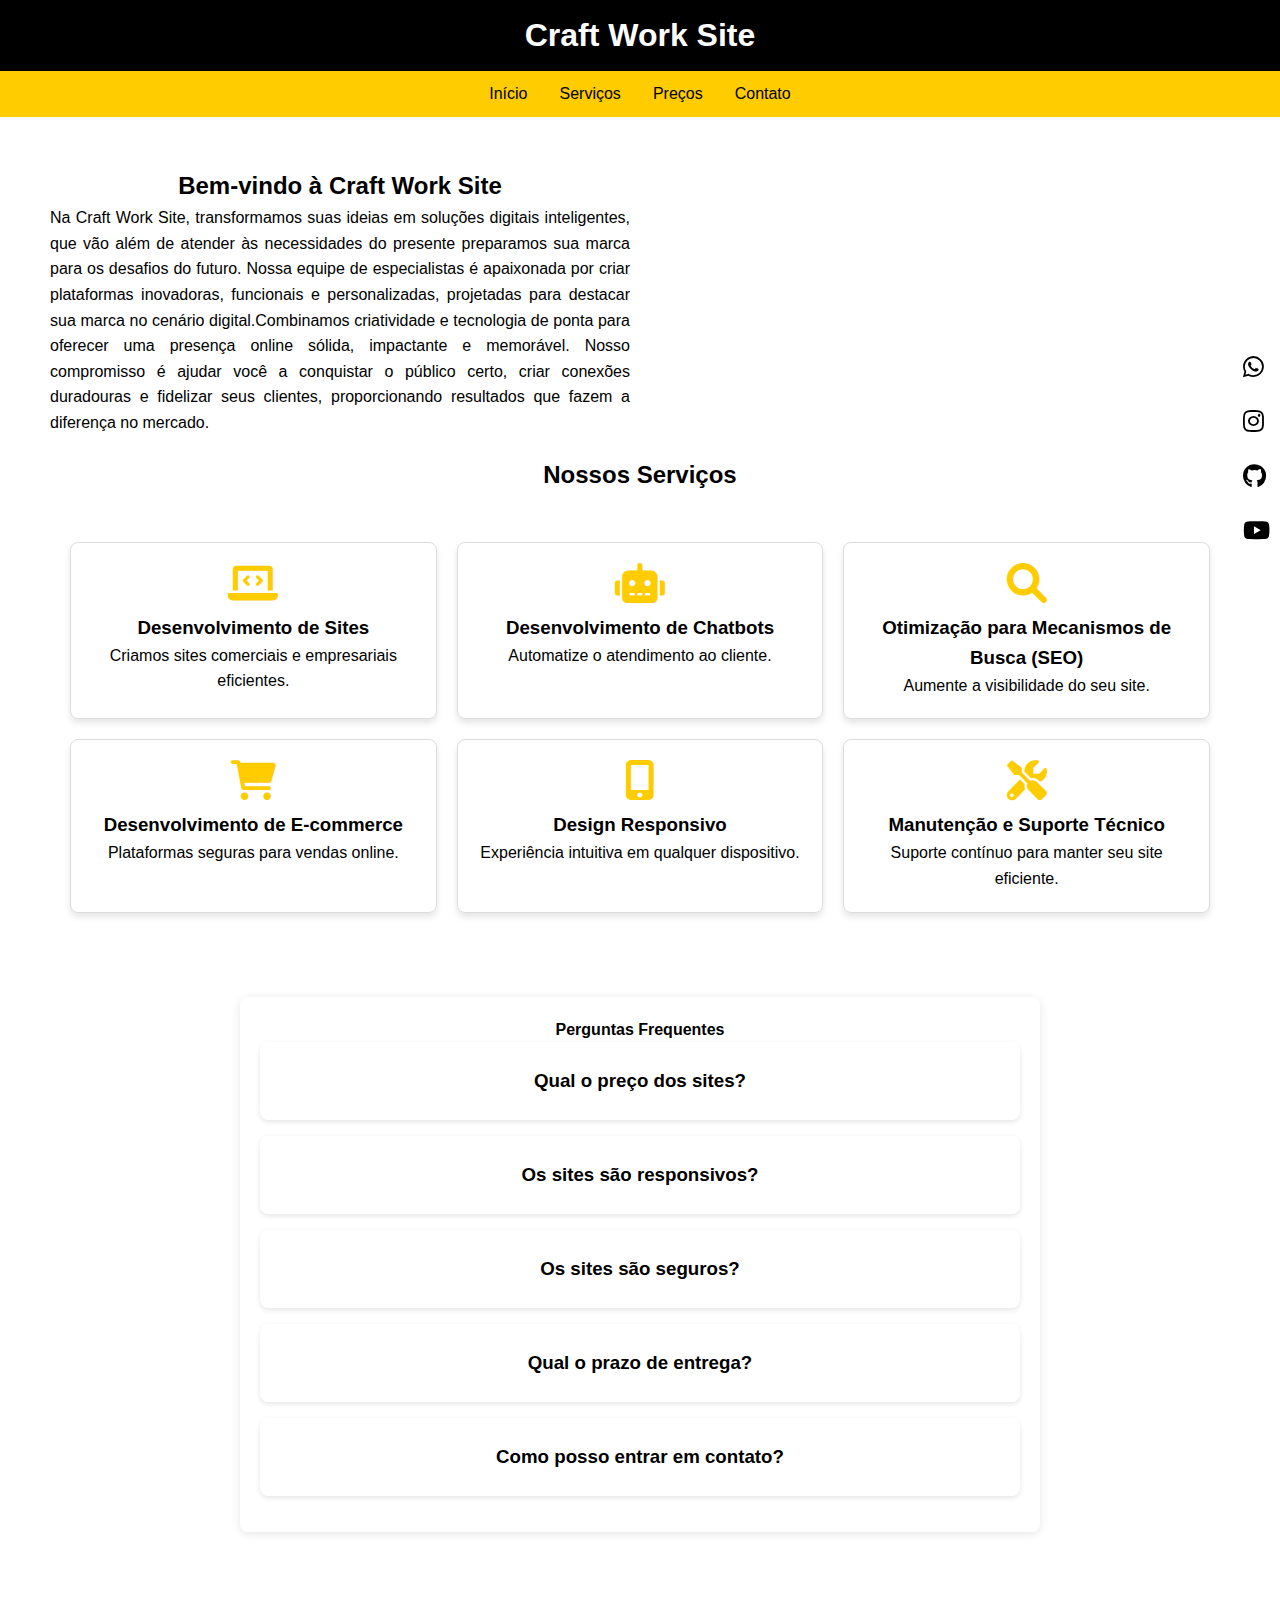
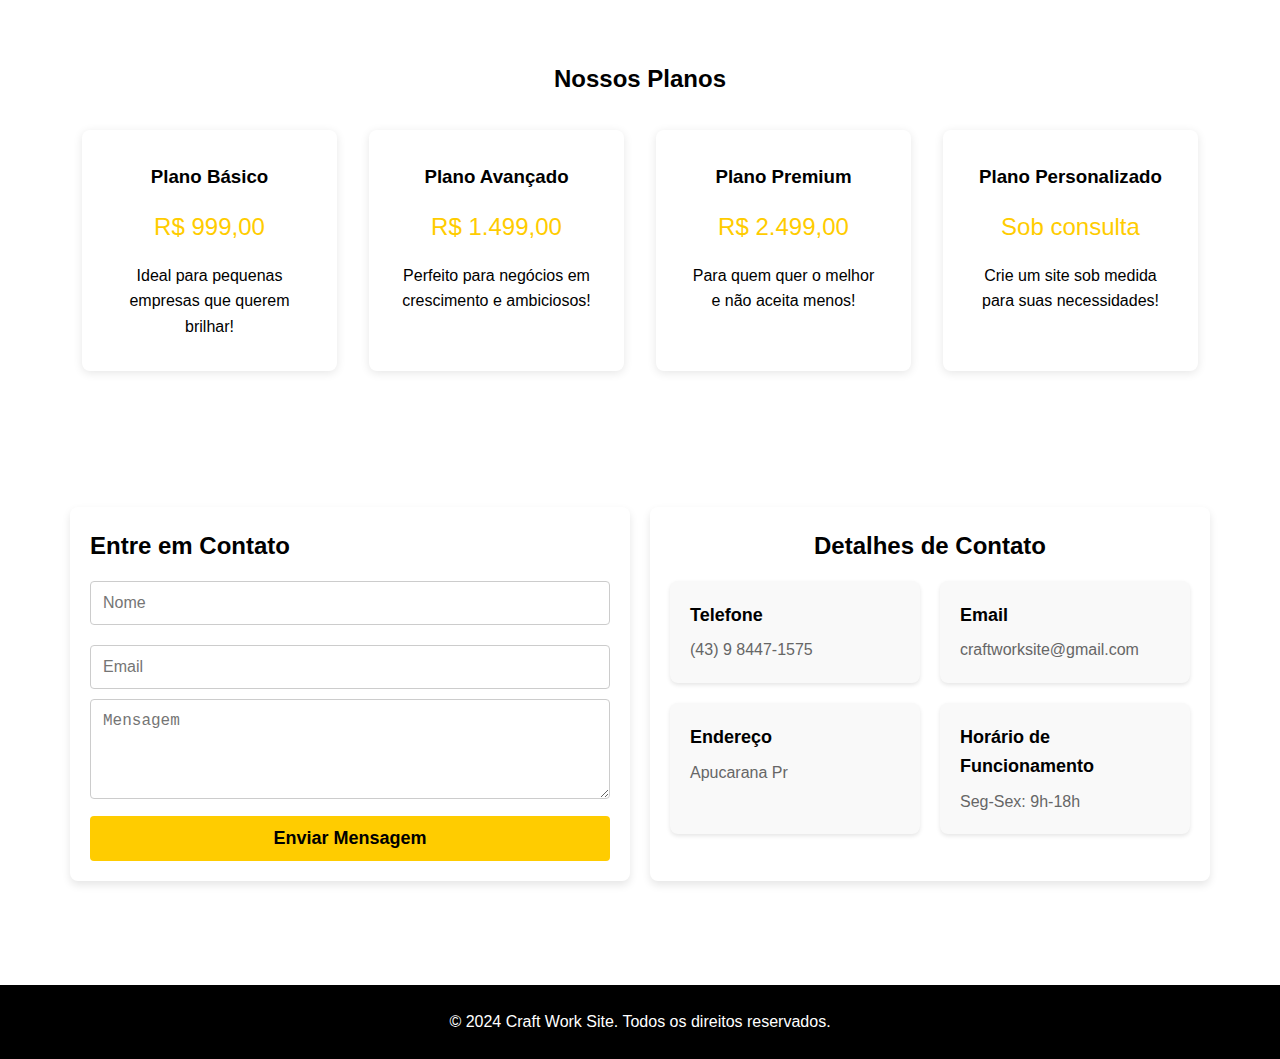
<file: index.html>
<!DOCTYPE html>
<html lang="pt-BR">
    <head>
        <meta charset="UTF-8">
        <meta name="viewport" content="width=device-width, initial-scale=1.0">
        <title>Craft Work Site</title>
        <link rel="stylesheet" href="https://cdnjs.cloudflare.com/ajax/libs/font-awesome/6.0.0-beta3/css/all.min.css">        
        <link rel="stylesheet" href="assets/css/main.css">
        <link rel="stylesheet" href="assets/css/styles.css">
        <!-- <link rel="icon" href="assets/images/cws.svg" type="image/svg+xml" sizes="16x16"> -->
        <link rel="icon" href="https://lh3.googleusercontent.com/ogw/AF2bZygfOb3auLe8xuFEzGxH0yGap2nrQlTwDW0g8wvt5EHJSw=s32-c-mo">
    </head>
    
<body>
    <header class="header">
        <h1>Craft Work Site</h1>
    </header>
    
    <div class="social-bar">
        <a href="https://wa.me/5543984471575" target="_blank" class="social-icon"><i class="fab fa-whatsapp"></i></a>
        <a href="https://www.instagram.com/craftworksite/" target="_blank" class="social-icon"><i class="fab fa-instagram"></i></a>
        <a href="https://github.com/CraftWorkSite/craftworksite" target="_blank" class="social-icon"><i class="fab fa-github"></i></a>
        <a href="https://www.youtube.com/c/seuCanal" target="_blank" class="social-icon"><i class="fab fa-youtube"></i></a>
    </div>

    <nav class="nav">    
        <ul>
            <li><a href="#hero">Início</a></li>
            <li><a href="#services">Serviços</a></li>
            <li><a href="#pricing">Preços</a></li>
            <li><a href="#contact">Contato</a></li>
          </ul>
    </nav>
    
    <main>
        <section id="hero" class="hero">
            <div class="hero-intro">
                <h2 style="text-align: center;">Bem-vindo à Craft Work Site</h2>
                <p style="text-align:justify;">
                    Na Craft Work Site, transformamos suas ideias em soluções digitais inteligentes, 
                    que vão além de atender às necessidades do presente 
                    preparamos sua marca para os desafios do futuro. Nossa equipe de especialistas é 
                    apaixonada por criar plataformas inovadoras, funcionais e personalizadas, projetadas 
                    para destacar sua marca no cenário digital.Combinamos criatividade e tecnologia de ponta 
                    para oferecer uma presença online sólida, impactante e memorável. Nosso compromisso é ajudar 
                    você a conquistar o público certo, criar conexões duradouras e fidelizar seus clientes,
                    proporcionando resultados que fazem a diferença no mercado.
                </p>
            </div>
            <div class="hero-animation">
                <lottie-player src="https://cdn.lottielab.com/l/EwR2zv1ztgDYG7.json" loop autoplay></lottie-player>       
            </div>
        </section>

        <section id="services" class="services">
            <h2>Nossos Serviços</h2>
            <div class="services-grid">
                <div class="service-card">
                    <i class="fas fa-laptop-code service-icon"></i>
                    <h3><a href="#" class="service-link">Desenvolvimento de Sites</a></h3>
                    <p>Criamos sites comerciais e empresariais eficientes.</p>
                </div>
                <div class="service-card">
                    <i class="fas fa-robot service-icon"></i>
                    <h3><a href="#" class="service-link">Desenvolvimento de Chatbots</a></h3>
                    <p>Automatize o atendimento ao cliente.</p>
                </div>
                <div class="service-card">
                    <i class="fas fa-search service-icon"></i>
                    <h3><a href="#" class="service-link">Otimização para Mecanismos de Busca (SEO)</a></h3>
                    <p>Aumente a visibilidade do seu site.</p>
                </div>
                <div class="service-card">
                    <i class="fas fa-shopping-cart service-icon"></i>
                    <h3><a href="#" class="service-link">Desenvolvimento de E-commerce</a></h3>
                    <p>Plataformas seguras para vendas online.</p>
                </div>
                <div class="service-card">
                    <i class="fas fa-mobile-alt service-icon"></i>
                    <h3><a href="#" class="service-link">Design Responsivo</a></h3>
                    <p>Experiência intuitiva em qualquer dispositivo.</p>
                </div>
                <div class="service-card">
                    <i class="fas fa-tools service-icon"></i>
                    <h3><a href="#" class="service-link">Manutenção e Suporte Técnico</a></h3>
                    <p>Suporte contínuo para manter seu site eficiente.</p>
                </div>                
            </div>
        </section>    

        <section class="faq">
            <div class="faq-container">
                <h2>Perguntas Frequentes</h2>
                <div class="faq-item">
                    <h3>Qual o preço dos sites?</h3>
                    <p>Nossos sites começam a partir de R$ 999,00 reais!</p>
                </div>
                <div class="faq-item">
                    <h3>Os sites são responsivos?</h3>
                    <p>Claro! Eles ficam lindos em qualquer dispositivo!</p>
                </div>
                <div class="faq-item">
                    <h3>Os sites são seguros?</h3>
                    <p>Sim! Segurança é nossa prioridade!</p>
                </div>
                <div class="faq-item">
                    <h3>Qual o prazo de entrega?</h3>
                    <p>Entregamos em até 30 dias úteis!</p>
                </div>
                <div class="faq-item">
                    <h3>Como posso entrar em contato?</h3>
                    <p>Fale com <a href="https://wa.me/5543984471575" target="_blank">Fagner Ribeiro pelo WhatsApp!</a></p>
                </div>
            </div>
        </section>
        
        <section id="pricing" class="pricing">
            <h2 style="text-align: center;">Nossos Planos</h2>
            <div class="plans-grid">
                <div class="plan-card">
                    <h3>Plano Básico</h3>
                    <p class="price">R$ 999,00</p>
                    <p class="description">Ideal para pequenas empresas que querem brilhar!</p>
                </div>
                <div class="plan-card">
                    <h3>Plano Avançado</h3>
                    <p class="price">R$ 1.499,00</p>
                    <p class="description">Perfeito para negócios em crescimento e ambiciosos!</p>
                </div>
                <div class="plan-card">
                    <h3>Plano Premium</h3>
                    <p class="price">R$ 2.499,00</p>
                    <p class="description">Para quem quer o melhor e não aceita menos!</p>
                </div>
                <div class="plan-card">
                    <h3>Plano Personalizado</h3>
                    <p class="price">Sob consulta</p>
                    <p class="description">Crie um site sob medida para suas necessidades!</p>
                </div>
            </div>
        </section>

        <section id="contact" class="contact">
            <div class="contact-form">
                <h2>Entre em Contato</h2>
                <div class="form-inputs">
                    <input type="text" id="nome" placeholder="Nome" required>
                    <input type="email" id="email" placeholder="Email" required>
                </div>
                <textarea id="mensagem" placeholder="Mensagem" required></textarea>
                <button type="submit" id="enviar">Enviar Mensagem</button>
            </div>
            <div class="contact-info">
                <h2 style="text-align: center;">Detalhes de Contato</h2>
                <div class="info-grid">
                    <div class="info-item">
                        <h3>Telefone</h3>
                        <p>(43) 9 8447-1575</p>
                    </div>
                    <div class="info-item">
                        <h3>Email</h3>
                        <p>craftworksite@gmail.com</p>
                    </div>
                    <div class="info-item">
                        <h3>Endereço</h3>
                        <p>Apucarana Pr</p>
                    </div>
                    <div class="info-item">
                        <h3>Horário de Funcionamento</h3>
                        <p>Seg-Sex: 9h-18h</p>
                    </div>
                </div>
            </div>
        </section>
    </main>
    
    <footer class="footer">
        <p>© 2024 Craft Work Site. Todos os direitos reservados.</p>
    </footer>
    
    <script src="https://cdn.lottielab.com/s/lottie-player@1.x/player-web.min.js"></script>
    <script src="assets/js/main.js"></script>
</body>
</html>
</file>
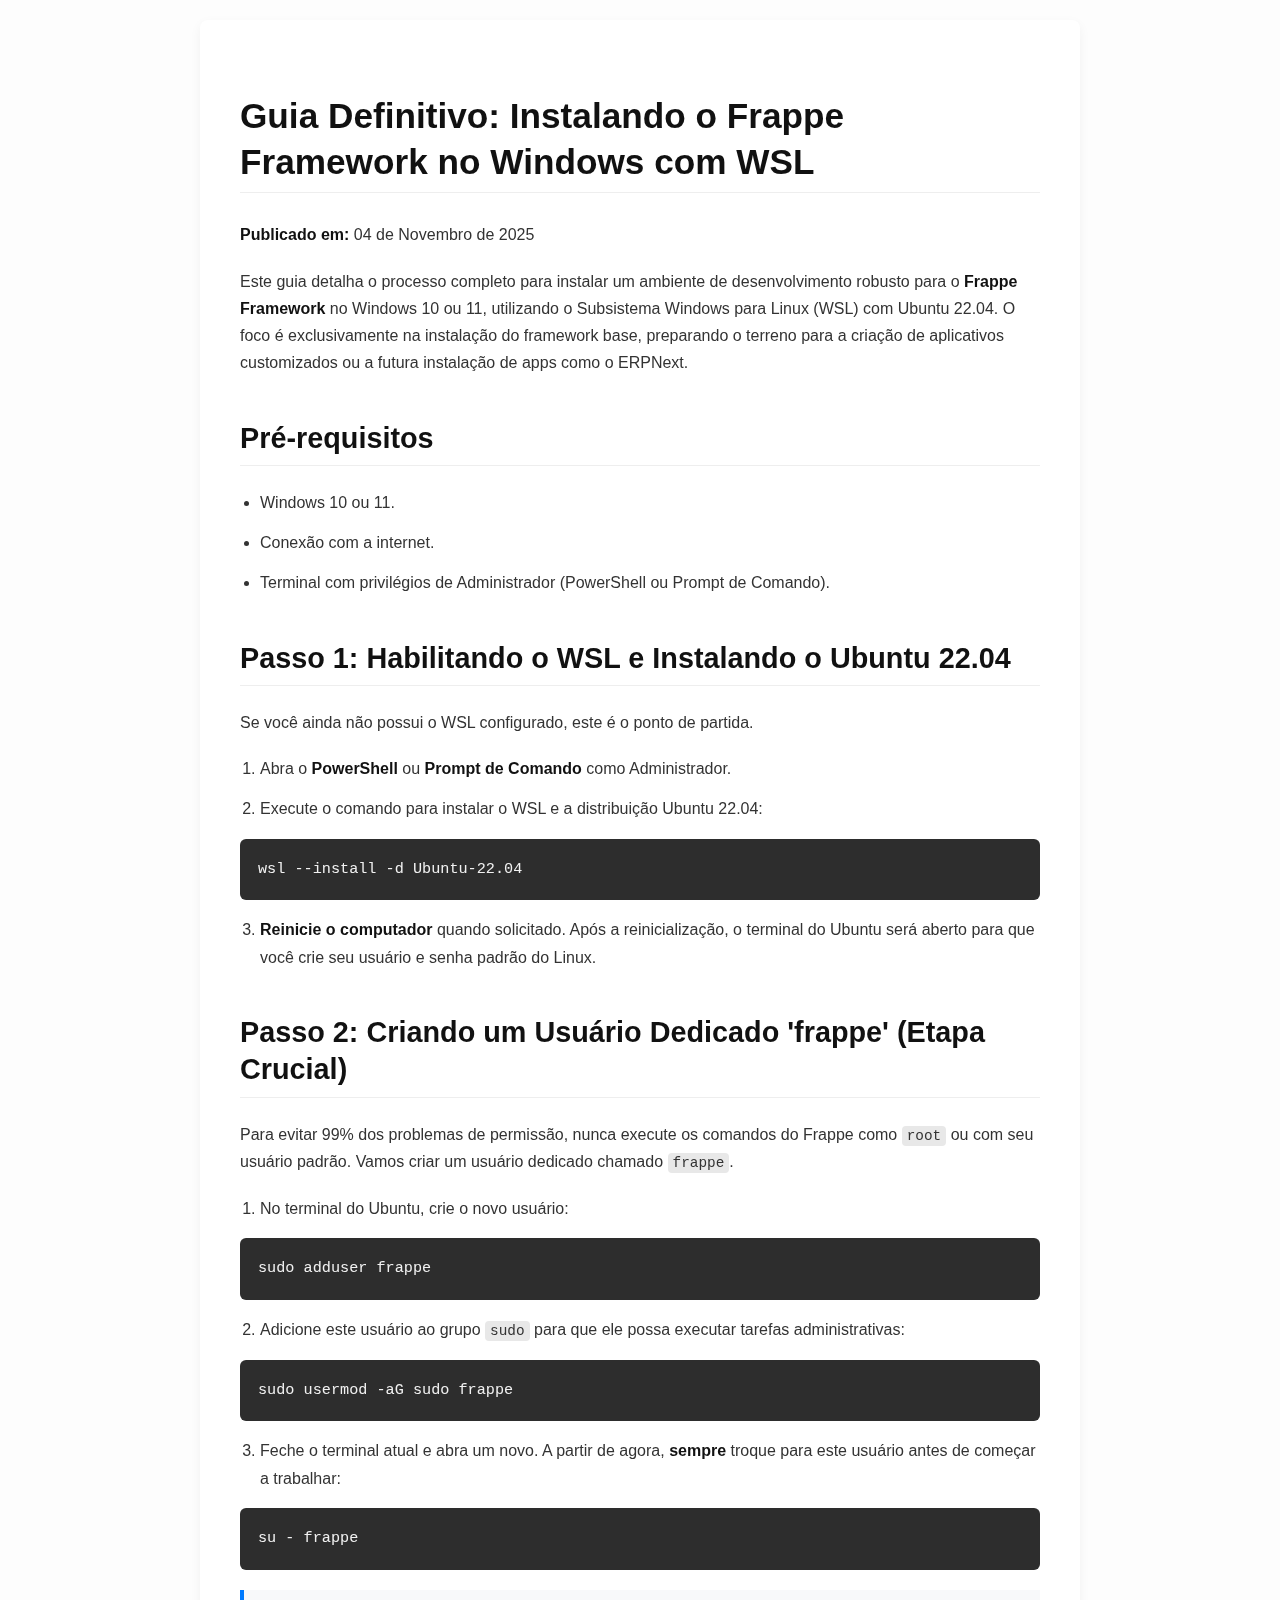
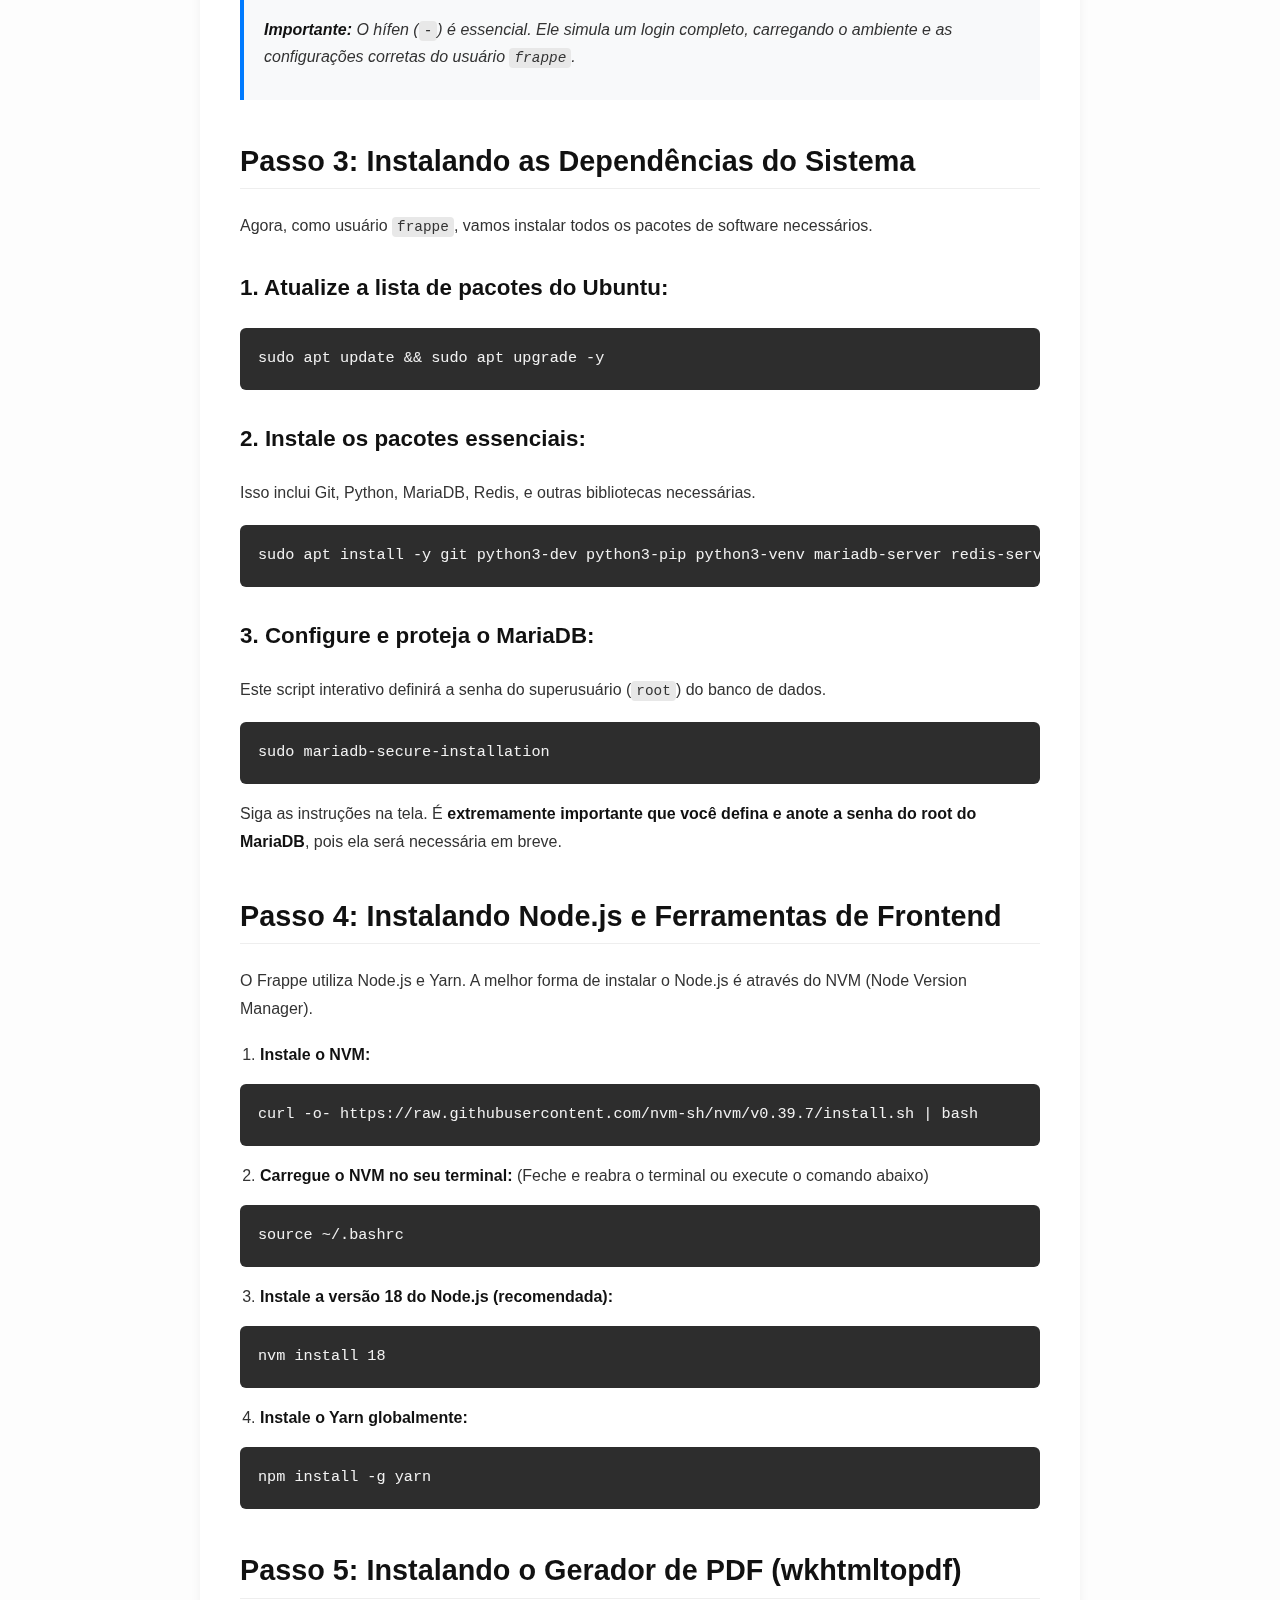
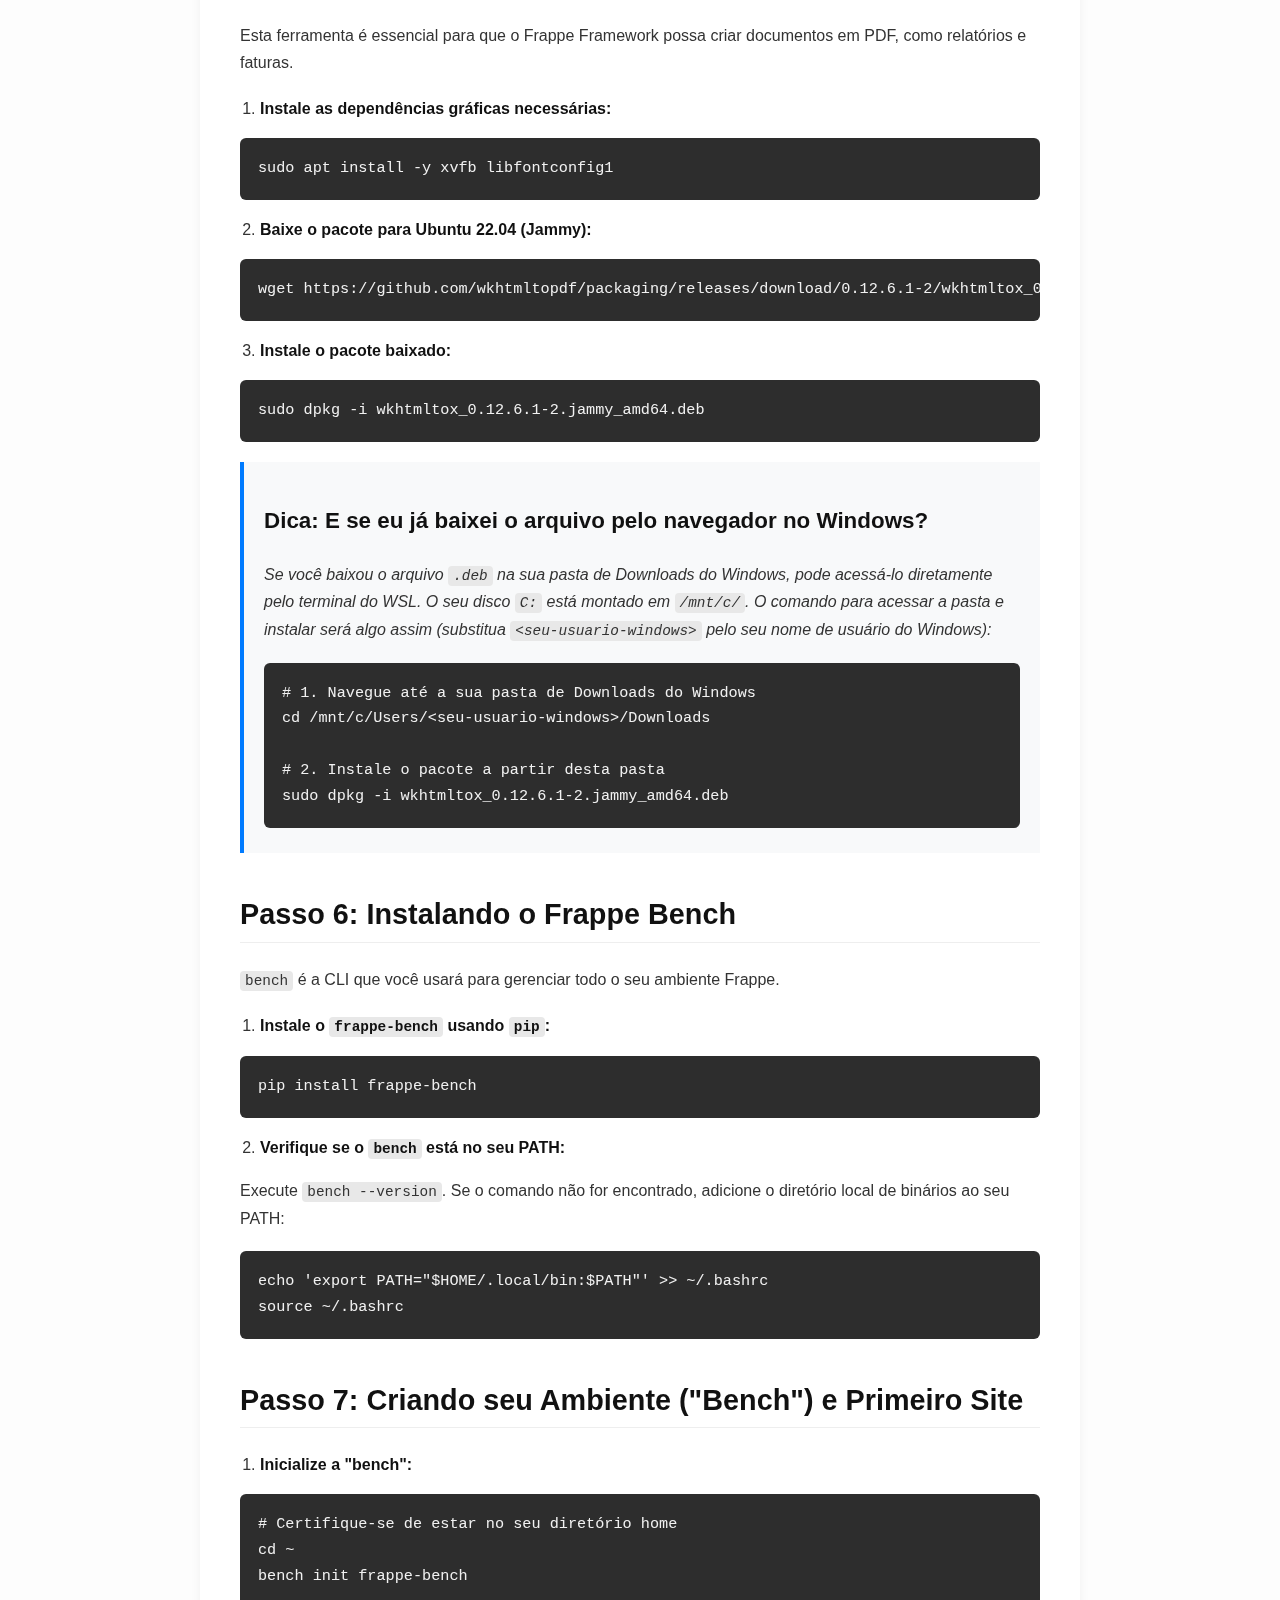
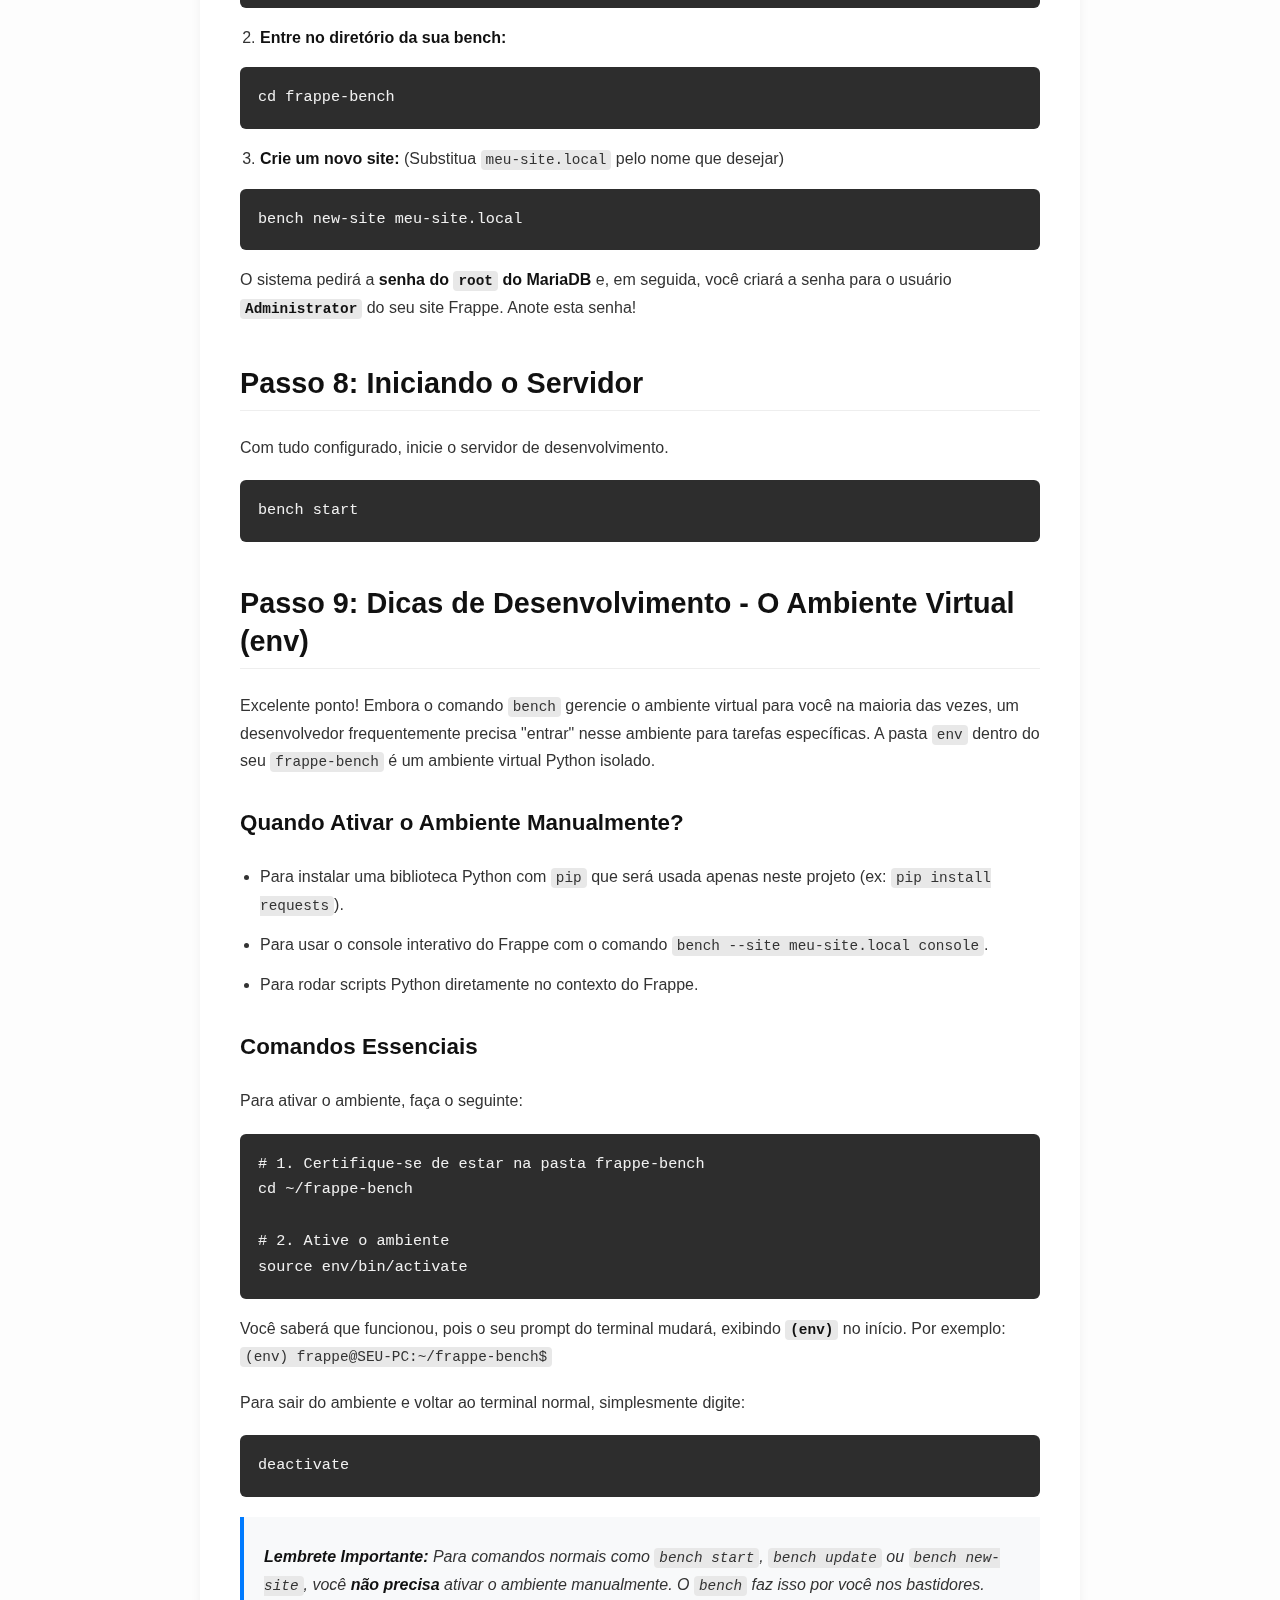
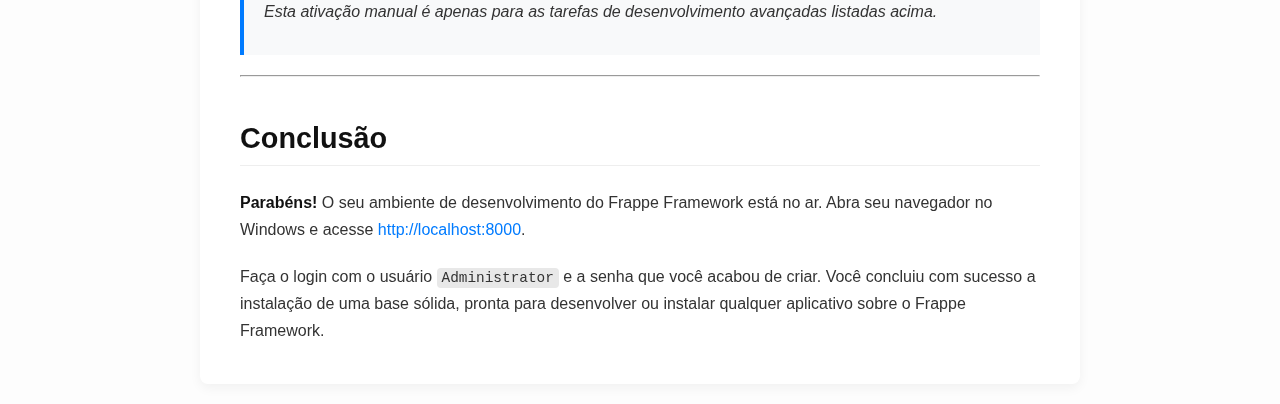
<file: artigo-instalacao-frappe.html>
<!DOCTYPE html>
<html lang="pt-BR">
<head>
    <meta charset="UTF-8">
    <meta name="viewport" content="width=device-width, initial-scale=1.0">
    <title>Guia Definitivo: Instalando o Frappe Framework no Windows com WSL</title>
    <style>
        /* --- Estilo Base e Tipografia --- */
        body {
            font-family: -apple-system, BlinkMacSystemFont, "Segoe UI", Roboto, Oxygen-Sans, Ubuntu, Cantarell, "Helvetica Neue", sans-serif;
            line-height: 1.7;
            color: #333;
            background-color: #fdfdfd;
            margin: 0;
            padding: 20px;
        }

        .container {
            max-width: 800px;
            margin: 0 auto;
            background-color: #fff;
            padding: 20px 40px;
            border-radius: 8px;
            box-shadow: 0 4px 12px rgba(0,0,0,0.05);
        }

        h1, h2, h3 {
            color: #111;
            line-height: 1.3;
            margin-top: 1.5em;
            margin-bottom: 0.8em;
            border-bottom: 1px solid #eee;
            padding-bottom: 8px;
        }
        
        h1 { font-size: 2.2em; }
        h2 { font-size: 1.8em; }
        h3 { font-size: 1.4em; border-bottom: none; }

        p { margin-bottom: 1.2em; }
        a { color: #007bff; text-decoration: none; }
        a:hover { text-decoration: underline; }

        /* --- Estilo para Blocos de Código --- */
        pre {
            background-color: #2d2d2d; /* Fundo escuro */
            color: #f1f1f1; /* Texto claro */
            padding: 18px;
            border-radius: 6px;
            overflow-x: auto; /* Adiciona scroll horizontal se o código for muito longo */
            font-family: 'SFMono-Regular', Consolas, 'Liberation Mono', Menlo, Courier, monospace;
            font-size: 0.95em;
        }

        code {
            font-family: 'SFMono-Regular', Consolas, 'Liberation Mono', Menlo, Courier, monospace;
            background-color: #e8e8e8;
            padding: 2px 5px;
            border-radius: 4px;
            font-size: 0.9em;
        }
        
        pre > code {
            background-color: transparent;
            padding: 0;
            font-size: 1em;
        }

        /* --- Outros Elementos --- */
        ul, ol { padding-left: 20px; }
        li { margin-bottom: 0.8em; }
        strong { color: #111; }
        
        blockquote {
            border-left: 4px solid #007bff;
            padding: 10px 20px;
            margin: 20px 0;
            background-color: #f8f9fa;
        }
        blockquote p {
            font-style: italic;
        }

    </style>
</head>
<body>

    <div class="container">
        <header>
            <h1>Guia Definitivo: Instalando o Frappe Framework no Windows com WSL</h1>
            <p><strong>Publicado em:</strong> 04 de Novembro de 2025</p>
        </header>

        <article>
            <p>Este guia detalha o processo completo para instalar um ambiente de desenvolvimento robusto para o <strong>Frappe Framework</strong> no Windows 10 ou 11, utilizando o Subsistema Windows para Linux (WSL) com Ubuntu 22.04. O foco é exclusivamente na instalação do framework base, preparando o terreno para a criação de aplicativos customizados ou a futura instalação de apps como o ERPNext.</p>

            <h2>Pré-requisitos</h2>
            <ul>
                <li>Windows 10 ou 11.</li>
                <li>Conexão com a internet.</li>
                <li>Terminal com privilégios de Administrador (PowerShell ou Prompt de Comando).</li>
            </ul>

            <h2>Passo 1: Habilitando o WSL e Instalando o Ubuntu 22.04</h2>
            <p>Se você ainda não possui o WSL configurado, este é o ponto de partida.</p>
            <ol>
                <li>Abra o <strong>PowerShell</strong> ou <strong>Prompt de Comando</strong> como Administrador.</li>
                <li>Execute o comando para instalar o WSL e a distribuição Ubuntu 22.04:</li>
            </ol>
            <pre><code>wsl --install -d Ubuntu-22.04</code></pre>
            <ol start="3">
                <li><strong>Reinicie o computador</strong> quando solicitado. Após a reinicialização, o terminal do Ubuntu será aberto para que você crie seu usuário e senha padrão do Linux.</li>
            </ol>

            <h2>Passo 2: Criando um Usuário Dedicado 'frappe' (Etapa Crucial)</h2>
            <p>Para evitar 99% dos problemas de permissão, nunca execute os comandos do Frappe como <code>root</code> ou com seu usuário padrão. Vamos criar um usuário dedicado chamado <code>frappe</code>.</p>
            <ol>
                <li>No terminal do Ubuntu, crie o novo usuário:</li>
            </ol>
            <pre><code>sudo adduser frappe</code></pre>
            <ol start="2">
                <li>Adicione este usuário ao grupo <code>sudo</code> para que ele possa executar tarefas administrativas:</li>
            </ol>
            <pre><code>sudo usermod -aG sudo frappe</code></pre>
            <ol start="3">
                <li>Feche o terminal atual e abra um novo. A partir de agora, <strong>sempre</strong> troque para este usuário antes de começar a trabalhar:</li>
            </ol>
            <pre><code>su - frappe</code></pre>
            <blockquote><p><strong>Importante:</strong> O hífen (<code>-</code>) é essencial. Ele simula um login completo, carregando o ambiente e as configurações corretas do usuário <code>frappe</code>.</p></blockquote>

            <h2>Passo 3: Instalando as Dependências do Sistema</h2>
            <p>Agora, como usuário <code>frappe</code>, vamos instalar todos os pacotes de software necessários.</p>
            <h3>1. Atualize a lista de pacotes do Ubuntu:</h3>
            <pre><code>sudo apt update && sudo apt upgrade -y</code></pre>
            <h3>2. Instale os pacotes essenciais:</h3>
            <p>Isso inclui Git, Python, MariaDB, Redis, e outras bibliotecas necessárias.</p>
            <pre><code>sudo apt install -y git python3-dev python3-pip python3-venv mariadb-server redis-server libmariadb-dev pkg-config curl</code></pre>
            <h3>3. Configure e proteja o MariaDB:</h3>
            <p>Este script interativo definirá a senha do superusuário (<code>root</code>) do banco de dados.</p>
            <pre><code>sudo mariadb-secure-installation</code></pre>
            <p>Siga as instruções na tela. É <strong>extremamente importante que você defina e anote a senha do root do MariaDB</strong>, pois ela será necessária em breve.</p>

            <h2>Passo 4: Instalando Node.js e Ferramentas de Frontend</h2>
            <p>O Frappe utiliza Node.js e Yarn. A melhor forma de instalar o Node.js é através do NVM (Node Version Manager).</p>
            <ol>
                <li><strong>Instale o NVM:</strong></li>
            </ol>
            <pre><code>curl -o- https://raw.githubusercontent.com/nvm-sh/nvm/v0.39.7/install.sh | bash</code></pre>
            <ol start="2">
                <li><strong>Carregue o NVM no seu terminal:</strong> (Feche e reabra o terminal ou execute o comando abaixo)</li>
            </ol>
            <pre><code>source ~/.bashrc</code></pre>
            <ol start="3">
                <li><strong>Instale a versão 18 do Node.js (recomendada):</strong></li>
            </ol>
            <pre><code>nvm install 18</code></pre>
            <ol start="4">
                <li><strong>Instale o Yarn globalmente:</strong></li>
            </ol>
            <pre><code>npm install -g yarn</code></pre>

            <h2>Passo 5: Instalando o Gerador de PDF (wkhtmltopdf)</h2>
            <p>Esta ferramenta é essencial para que o Frappe Framework possa criar documentos em PDF, como relatórios e faturas.</p>
            <ol>
                <li><strong>Instale as dependências gráficas necessárias:</strong></li>
            </ol>
            <pre><code>sudo apt install -y xvfb libfontconfig1</code></pre>
            <ol start="2">
                <li><strong>Baixe o pacote para Ubuntu 22.04 (Jammy):</strong></li>
            </ol>
            <pre><code>wget https://github.com/wkhtmltopdf/packaging/releases/download/0.12.6.1-2/wkhtmltox_0.12.6.1-2.jammy_amd64.deb</code></pre>
            <ol start="3">
                <li><strong>Instale o pacote baixado:</strong></li>
            </ol>
            <pre><code>sudo dpkg -i wkhtmltox_0.12.6.1-2.jammy_amd64.deb</code></pre>
            <blockquote>
                <h3>Dica: E se eu já baixei o arquivo pelo navegador no Windows?</h3>
                <p>Se você baixou o arquivo <code>.deb</code> na sua pasta de Downloads do Windows, pode acessá-lo diretamente pelo terminal do WSL. O seu disco <code>C:</code> está montado em <code>/mnt/c/</code>. O comando para acessar a pasta e instalar será algo assim (substitua <code>&lt;seu-usuario-windows&gt;</code> pelo seu nome de usuário do Windows):</p>
                <pre><code># 1. Navegue até a sua pasta de Downloads do Windows
cd /mnt/c/Users/&lt;seu-usuario-windows&gt;/Downloads

# 2. Instale o pacote a partir desta pasta
sudo dpkg -i wkhtmltox_0.12.6.1-2.jammy_amd64.deb</code></pre>
            </blockquote>
            
            <h2>Passo 6: Instalando o Frappe Bench</h2>
            <p><code>bench</code> é a CLI que você usará para gerenciar todo o seu ambiente Frappe.</p>
            <ol>
                <li><strong>Instale o <code>frappe-bench</code> usando <code>pip</code>:</strong></li>
            </ol>
            <pre><code>pip install frappe-bench</code></pre>
            <ol start="2">
                <li><strong>Verifique se o <code>bench</code> está no seu PATH:</strong></li>
            </ol>
            <p>Execute <code>bench --version</code>. Se o comando não for encontrado, adicione o diretório local de binários ao seu PATH:</p>
            <pre><code>echo 'export PATH="$HOME/.local/bin:$PATH"' >> ~/.bashrc
source ~/.bashrc</code></pre>
            
            <h2>Passo 7: Criando seu Ambiente ("Bench") e Primeiro Site</h2>
            <ol>
                <li><strong>Inicialize a "bench":</strong></li>
            </ol>
            <pre><code># Certifique-se de estar no seu diretório home
cd ~
bench init frappe-bench</code></pre>
            <ol start="2">
                <li><strong>Entre no diretório da sua bench:</strong></li>
            </ol>
            <pre><code>cd frappe-bench</code></pre>
            <ol start="3">
                <li><strong>Crie um novo site:</strong> (Substitua <code>meu-site.local</code> pelo nome que desejar)</li>
            </ol>
            <pre><code>bench new-site meu-site.local</code></pre>
            <p>O sistema pedirá a <strong>senha do <code>root</code> do MariaDB</strong> e, em seguida, você criará a senha para o usuário <strong><code>Administrator</code></strong> do seu site Frappe. Anote esta senha!</p>

            <h2>Passo 8: Iniciando o Servidor</h2>
            <p>Com tudo configurado, inicie o servidor de desenvolvimento.</p>
            <pre><code>bench start</code></pre>
            
            <!-- SEÇÃO ADICIONADA -->
            <h2>Passo 9: Dicas de Desenvolvimento - O Ambiente Virtual (env)</h2>
            <p>Excelente ponto! Embora o comando <code>bench</code> gerencie o ambiente virtual para você na maioria das vezes, um desenvolvedor frequentemente precisa "entrar" nesse ambiente para tarefas específicas. A pasta <code>env</code> dentro do seu <code>frappe-bench</code> é um ambiente virtual Python isolado.</p>
            
            <h3>Quando Ativar o Ambiente Manualmente?</h3>
            <ul>
                <li>Para instalar uma biblioteca Python com <code>pip</code> que será usada apenas neste projeto (ex: <code>pip install requests</code>).</li>
                <li>Para usar o console interativo do Frappe com o comando <code>bench --site meu-site.local console</code>.</li>
                <li>Para rodar scripts Python diretamente no contexto do Frappe.</li>
            </ul>

            <h3>Comandos Essenciais</h3>
            <p>Para ativar o ambiente, faça o seguinte:</p>
            <pre><code># 1. Certifique-se de estar na pasta frappe-bench
cd ~/frappe-bench

# 2. Ative o ambiente
source env/bin/activate</code></pre>
            <p>Você saberá que funcionou, pois o seu prompt do terminal mudará, exibindo <strong><code>(env)</code></strong> no início. Por exemplo: <code>(env) frappe@SEU-PC:~/frappe-bench$</code></p>
            <p>Para sair do ambiente e voltar ao terminal normal, simplesmente digite:</p>
            <pre><code>deactivate</code></pre>
            
            <blockquote><p><strong>Lembrete Importante:</strong> Para comandos normais como <code>bench start</code>, <code>bench update</code> ou <code>bench new-site</code>, você <strong>não precisa</strong> ativar o ambiente manualmente. O <code>bench</code> faz isso por você nos bastidores. Esta ativação manual é apenas para as tarefas de desenvolvimento avançadas listadas acima.</p></blockquote>
            
            <hr>
            
            <h2>Conclusão</h2>
            <p><strong>Parabéns!</strong> O seu ambiente de desenvolvimento do Frappe Framework está no ar. Abra seu navegador no Windows e acesse <a href="http://localhost:8000" target="_blank">http://localhost:8000</a>.</p>
            <p>Faça o login com o usuário <code>Administrator</code> e a senha que você acabou de criar. Você concluiu com sucesso a instalação de uma base sólida, pronta para desenvolver ou instalar qualquer aplicativo sobre o Frappe Framework.</p>
        </article>
    </div>

</body>
</html>
</file>
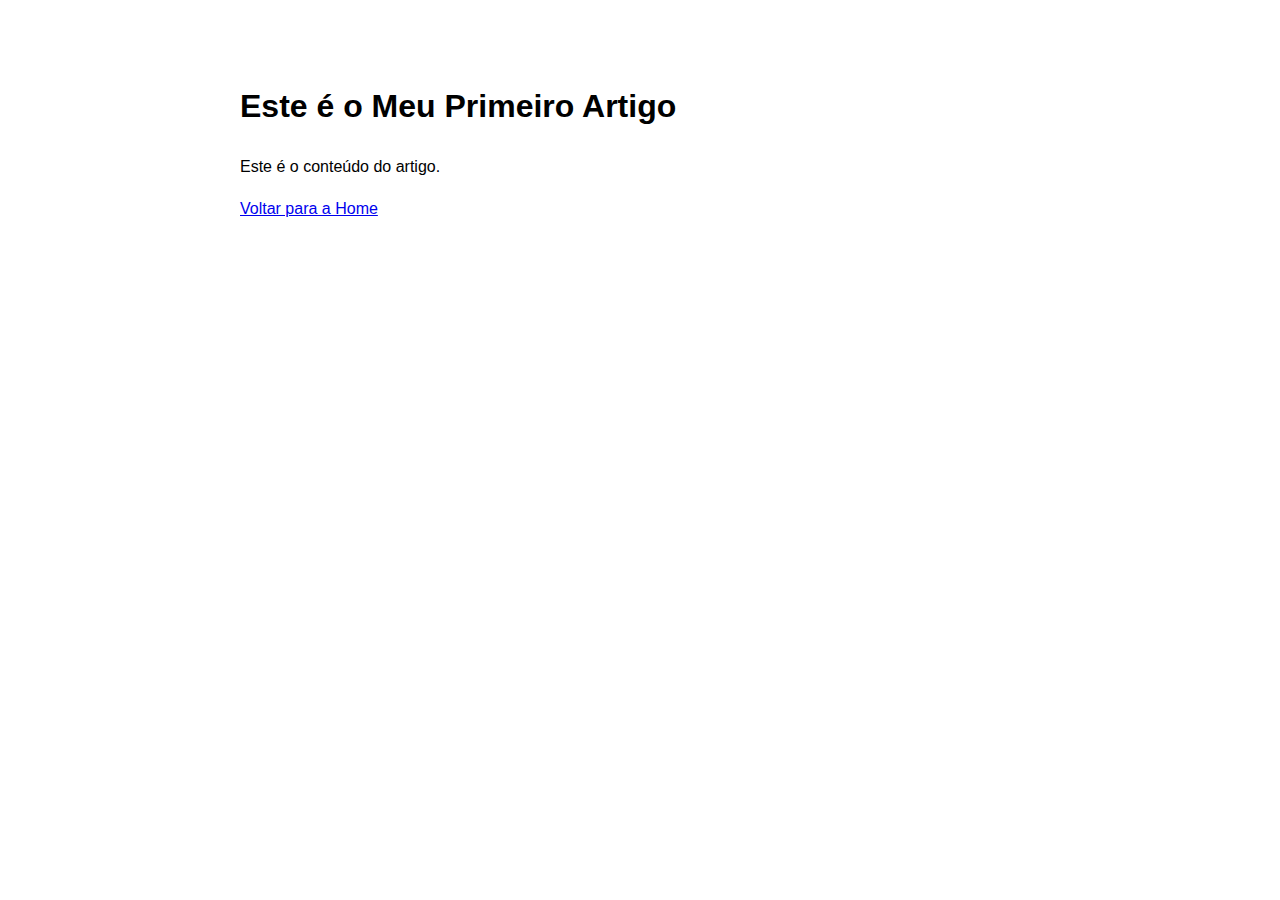
<file: meu-primeiro-artigo.html>
<!DOCTYPE html>
<html lang="pt-BR">
<head>
    <meta charset="UTF-8">
    <title>Meu Primeiro Artigo</title>
    <style>body { font-family: sans-serif; line-height: 1.6; max-width: 800px; margin: 40px auto; padding: 20px; }</style>
</head>
<body>
    <h1>Este é o Meu Primeiro Artigo</h1>
    <p>Este é o conteúdo do artigo.</p>
    <a href="/">Voltar para a Home</a>
</body>
</html>
</file>
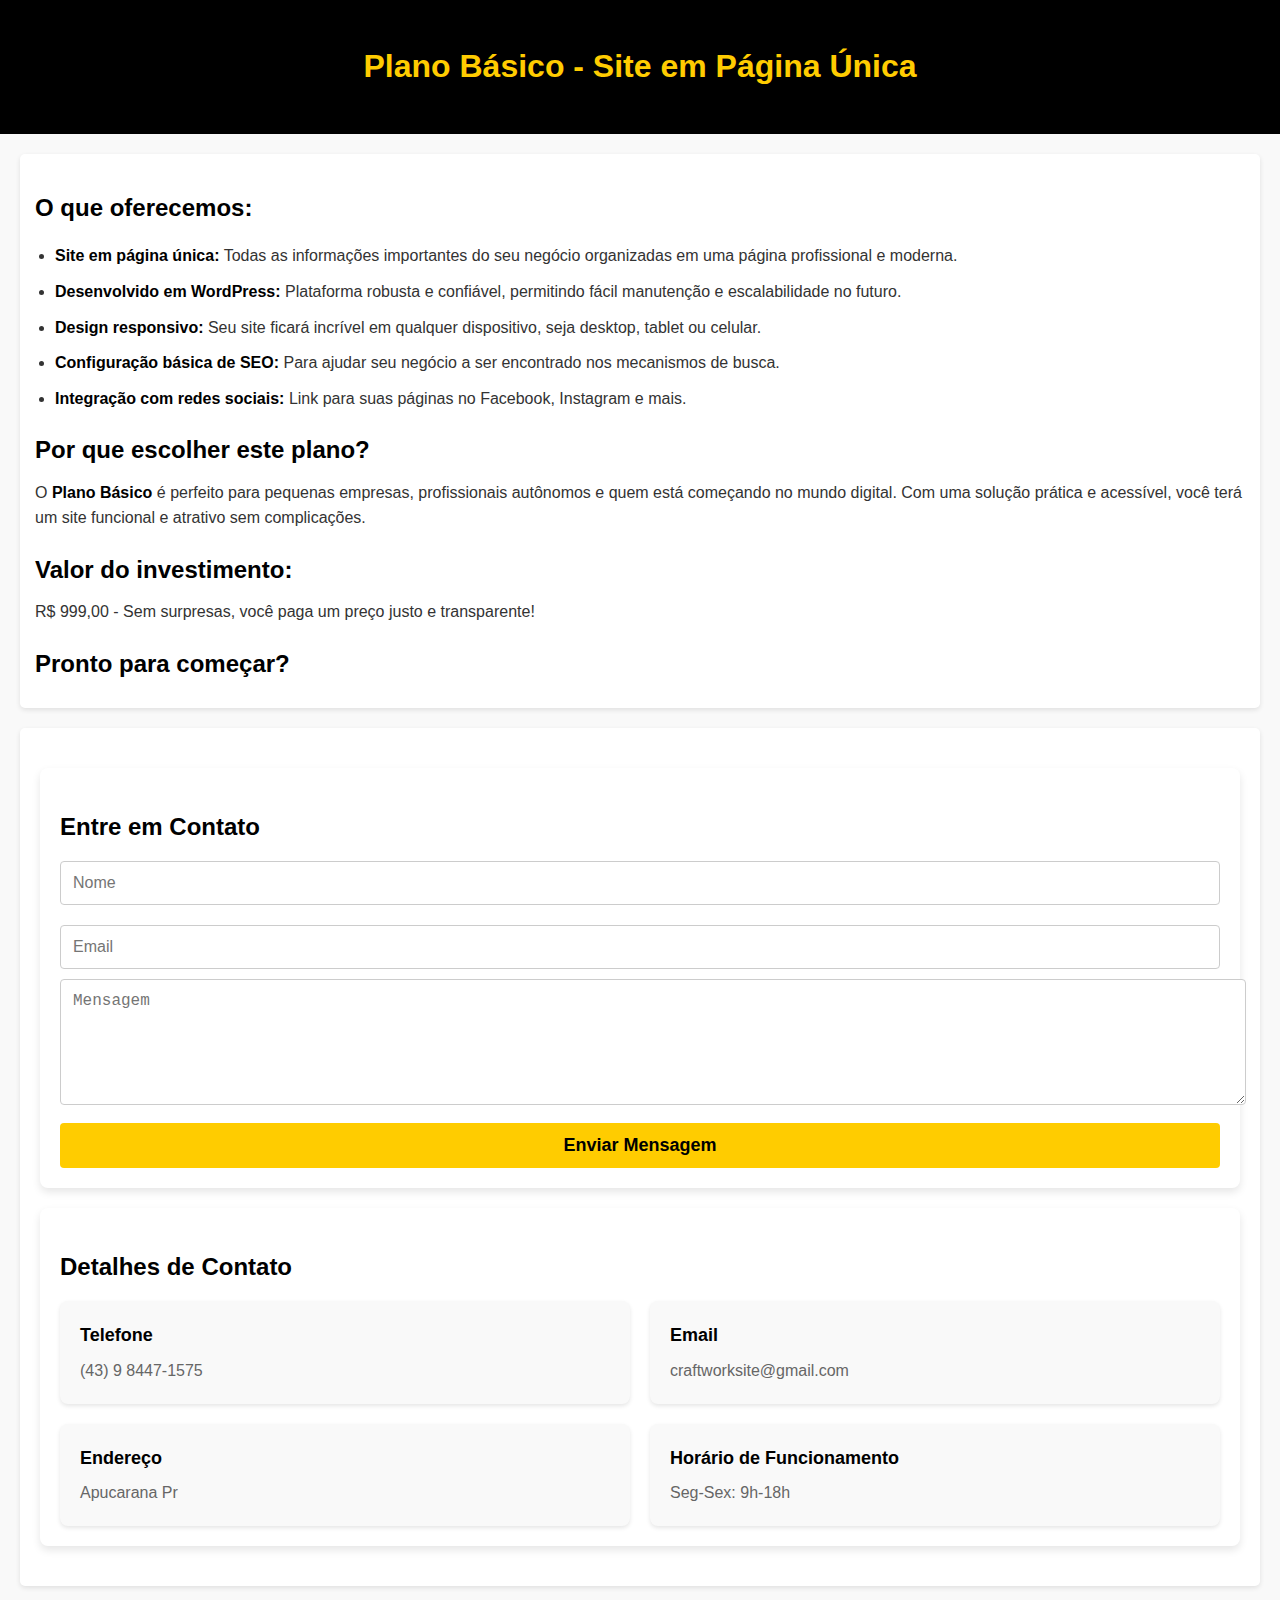
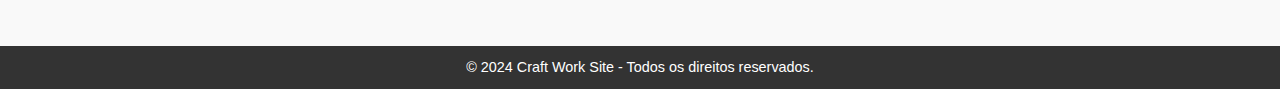
<file: PBasico.html>
<!DOCTYPE html>
<html lang="pt-BR">
<head>
    <meta charset="UTF-8">
    <meta name="viewport" content="width=device-width, initial-scale=1.0">
    <title>Plano Básico - Site em Página Única</title>
    <link rel="stylesheet" href="assets/css/PB.css">
    <link rel="stylesheet" href="assets/css/styles.css">
</head>
<body>
    <header>
        <h1>Plano Básico - Site em Página Única</h1>
    </header>
    <main>
        <section>
            <h2>O que oferecemos:</h2>
            <ul>
                <li><strong>Site em página única:</strong> Todas as informações importantes do seu negócio organizadas em uma página profissional e moderna.</li>
                <li><strong>Desenvolvido em WordPress:</strong> Plataforma robusta e confiável, permitindo fácil manutenção e escalabilidade no futuro.</li>
                <li><strong>Design responsivo:</strong> Seu site ficará incrível em qualquer dispositivo, seja desktop, tablet ou celular.</li>
                <li><strong>Configuração básica de SEO:</strong> Para ajudar seu negócio a ser encontrado nos mecanismos de busca.</li>
                <li><strong>Integração com redes sociais:</strong> Link para suas páginas no Facebook, Instagram e mais.</li>
            </ul>
            <h2>Por que escolher este plano?</h2>
            <p>O <strong>Plano Básico</strong> é perfeito para pequenas empresas, profissionais autônomos e quem está começando no mundo digital. Com uma solução prática e acessível, você terá um site funcional e atrativo sem complicações.</p>
            <h2>Valor do investimento:</h2>
            <p>R$ 999,00 - Sem surpresas, você paga um preço justo e transparente!</p>
            <h2>Pronto para começar?</h2>
        </section>
        <section class="contact">
            <div class="contact-form">
                <h2>Entre em Contato</h2>
                <div class="form-inputs">
                    <input type="text" id="nome" placeholder="Nome" required>
                    <input type="email" id="email" placeholder="Email" required>
                </div>
                <textarea id="mensagem" placeholder="Mensagem" required></textarea>
                <button type="submit" id="enviar">Enviar Mensagem</button>
            </div>
            <div class="contact-info">
                <h2>Detalhes de Contato</h2>
                <div class="info-grid">
                    <div class="info-item">
                        <h3>Telefone</h3>
                        <p>(43) 9 8447-1575</p>
                    </div>
                    <div class="info-item">
                        <h3>Email</h3>
                        <p>craftworksite@gmail.com</p>
                    </div>
                    <div class="info-item">
                        <h3>Endereço</h3>
                        <p>Apucarana Pr</p>
                    </div>
                    <div class="info-item">
                        <h3>Horário de Funcionamento</h3>
                        <p>Seg-Sex: 9h-18h</p>
                    </div>
                </div>
            </div>
        </section>
        
    </main>
    <footer>
        &copy; 2024 Craft Work Site - Todos os direitos reservados.
    </footer>
    <script src="assets/js/main.js"></script>
</body>
</html>
</file>
<file: assets/css/main.css>
* {
    margin: 0;
    padding: 0;
    box-sizing: border-box;
}
body {
    font-family: 'Arial', sans-serif;
    line-height: 1.6;
    color: #000000;
}

main {
    font-family: 'Arial', sans-serif;
    line-height: 1.6;
    color: #000000;
    overflow-x: hidden; /* Evita que elementos escapem horizontalmente */
    margin: 50px; /* Adiciona margem de 50px ao redor do conteúdo */
}

.header {
    background-color: #000000;
    color: white;
    text-align: center;
    padding: 10px;
}

.nav {
    background-color: #ffcc00;
    padding: 10px;
}

.nav ul {
    display: flex;
    justify-content: center;
    list-style: none;
    gap: 2rem; /* Reduzido para evitar deslocamentos */
    padding: 0px;
    flex-wrap: wrap; /* Permite quebrar linhas no mobile */
}

.nav a {
    color: #000000;
    text-decoration: none;
    font-weight: 500;
    transition: color 0.3s;
}

.nav a:hover {
    color: #ffffff;
}

.social-bar {
    position: fixed;
    right: 10px;
    top: 50%;
    transform: translateY(-50%);
    display: flex;
    flex-direction: column;
    gap: 1rem;
    max-width: calc(100% - 20px); /* Evita ultrapassar a largura da tela */
}

.social-icon {
    color: #000000;
    font-size: 1.5rem;
    transition: color 0.3s;
}

.social-icon:hover {
    color: #ffcc00;
    transform: translateY(-5px);
}

@media (max-width: 768px) {
    .nav ul {
        flex-direction: column; /* Alinha os itens verticalmente no mobile */
        gap: 1rem;
        text-align: center; /* Centraliza os links */
    }

    .social-bar {
        right: 5px; /* Ajusta a barra social para dispositivos menores */
    }
}
.section {
    display: none; /* Esconde todas as seções por padrão */
  }
  
  .section.active {
    display: block; /* Mostra apenas a seção ativa */
  }





/* * {
    margin: 0;
    padding: 0;
    box-sizing: border-box;
}

body {
    font-family: 'Arial', sans-serif;
    line-height: 1.6;
    color: #000000;
}
.header {
    background-color: #000000;
    color: white;
    text-align: center;
    padding: 10px;
}
.nav {
    background-color: #ffcc00;
    padding: 10px;
}

.nav ul {
    display: flex;
    justify-content: center;
    list-style: none;
    gap: 9rem;
    padding: 0px;
}

.nav a {
    color: #000000;
    text-decoration: none;
    font-weight: 500;
    transition: color 0.3s;
}

.nav a:hover {
    color: #ffffff;
}
.social-bar {
    position: fixed;
    right: 10px;
    top: 50%;
    transform: translateY(-50%);
    display: flex;
    flex-direction: column;
    gap: 1rem;
}

.social-icon {
    color: #000000;
    font-size: 1.5rem;
    transition: color 0.3s;
}

.social-icon:hover {
    color: #ffcc00;
} */

/* Footer */
.footer {
    background-color: #000000;
    color: white;
    text-align: center;
    padding: 1.5rem 0;
    margin-top: 4rem;
}
</file>
<file: assets/css/styles.css>
/* Responsive Design */
.hero {
    display: flex;
    justify-content: space-between;
    align-items: center;
    gap: 20px; /* Espaço entre os elementos */
}

.hero-intro {
    flex: 1; /* Faz com que o texto ocupe espaço proporcional */
}

.hero-animation {
    flex: 1; /* Faz com que a animação ocupe espaço proporcional */
    display: flex;
    justify-content: center;
}

@media (max-width: 768px) {
    .hero {
        flex-direction: column; /* Coloca os itens em coluna no mobile */
        align-items: center; /* Centraliza os itens */
    }

    .hero-intro, .hero-animation {
        width: 100%; /* Faz os itens ocuparem toda a largura */
        text-align: center; /* Centraliza o texto */
    }
}
.services {
    text-align: center;
    padding: 20px;
}
.services h2 {
    text-align: center;
    margin-bottom: 3rem;
    color: #000000;
}
.services-grid {
    display: grid;
    grid-template-columns: repeat(3, 1fr); /* 3 colunas no desktop */
    gap: 20px; /* Espaçamento entre os cartões */
}

.service-card {
    border: 1px solid #ddd;
    border-radius: 8px;
    padding: 20px;
    box-shadow: 0 4px 6px rgba(0, 0, 0, 0.1);
}
.service-card:hover {
    transform: translateY(-5px);
}
.service-icon {
    font-size: 40px;
    color: #ffcc00;
    margin-bottom: 10px;
}
.service-link:hover {
    color: inherit;  
    text-decoration: none; 
}
.service-link {
    color: #000000;
    text-decoration: none;
}

@media (max-width: 768px) {
    .services-grid {
        grid-template-columns: 1fr; /* Uma coluna no mobile */
    }
}
/*--------------------------------------------*/
.faq-container {
    max-width: 800px;
    text-align: center;
    margin: 0 auto;
    background-color: #fff;
    padding: 20px;
    border-radius: 8px;
    box-shadow: 0 2px 10px rgba(0, 0, 0, 0.1);
}
.faq {
    padding: 4rem 2rem;
    background-color: #ffffff;
    cursor: pointer; /* Cursor de ponteiro ao passar o mouse */
    transition: background-color 0.3s; /* Transição suave para a cor de fundo */
}

.faq-item {
    background-color: #ffffff;
    padding: 1.5rem;
    margin-bottom: 1rem;
    border-radius: 8px;
    box-shadow: 0 2px 5px rgba(0,0,0,0.1);
    color: #000000;
}
.faq-item:hover {
    background-color: #ffcc00; /* Cor de fundo mais escura ao passar o mouse */
}
.faq h2{
    margin: 0; /* Remove margem do título */
    font-size: 16px; /* Tamanho da fonte do título */
    font-weight: bold; /* Deixa o título em negrito */
}
.faq p {
    display: none;
    margin-top: 10px;
    transition: max-height 0.3s ease, padding 0.3s ease;
    overflow: hidden;
    max-height: 0;
    padding: 0 1rem; /* Adiciona espaço interno suave */
}

/* Pricing Section */
.pricing {
    padding: 4rem 2rem;
    background-color: #ffffff;
}

.plans-grid {
    display: grid;
    grid-template-columns: repeat(auto-fit, minmax(250px, 1fr));
    gap: 2rem;
    padding: 2rem 0;
    
}

.plan-card {
    background-color: #ffffff;
    padding: 2rem;
    border-radius: 8px;
    box-shadow: 0 2px 10px rgba(0,0,0,0.1);
    text-align: center;
}

.price {
    font-size: 1.5rem;
    color: #ffcc00;
    margin: 1rem 0;
}
.plan-card:hover{
    transform: translateY(-5px);
    box-shadow: 0 4px 8px rgba(0, 0, 0, 0.15);
    transition: transform 0.5s ease, box-shadow 0.5s ease;
}

/* Estilização da Seção de Contato */
.contact {
    display: flex;
    flex-wrap: wrap;
    gap: 20px;
    padding: 40px 20px;
    background-color: #ffffff;
}

.contact-container {
    display: flex;
    flex-wrap: wrap;
    justify-content: space-between; /* Espaço uniforme entre os elementos */
    align-items: flex-start;
    gap: 20px;
    padding: 20px;
    max-width: 1200px;
    margin: 0 auto; /* Centraliza o container na página */
}

.contact-form,
.contact-info {
    flex: 1 1 48%; /* Ocupa 48% do espaço disponível para alinhamento uniforme */
    background-color: #fff;
    padding: 20px;
    border-radius: 8px;
    box-shadow: 0 4px 8px rgba(0, 0, 0, 0.1);
}

.contact-form h2,
.contact-info h2 {
    font-size: 24px;
    margin-bottom: 15px;
    color: #000000;
}

/* Formulário */
.contact-form .form-inputs {
    display: flex;
    gap: 10px;
    flex-wrap: wrap;
}

.contact-form input,
.contact-form textarea {
    width: 100%;
    padding: 12px;
    margin-bottom: 10px;
    border: 1px solid #ccc;
    border-radius: 4px;
    font-size: 16px;
}

.contact-form textarea {
    min-height: 100px;
    resize: vertical;
}

.contact-form button {
    width: 100%;
    padding: 12px;
    background-color: #ffcc00;
    border: none;
    border-radius: 4px;
    font-size: 18px;
    font-weight: bold;
    color: #000000;
    cursor: pointer;
    transition: background-color 0.3s ease;
}

.contact-form button:hover {
    background-color: #ffb700;
}




.info-grid {
    display: grid;
    grid-template-columns: 1fr 1fr;
    gap: 20px;
}

.info-item {
    padding: 20px;
    background-color: #f9f9f9;
    border-radius: 8px;
    box-shadow: 0 2px 4px rgba(0, 0, 0, 0.1);
    transition: transform 0.2s ease, box-shadow 0.2s ease;
}

.info-item:hover {
    transform: translateY(-5px);
    box-shadow: 0 4px 8px rgba(0, 0, 0, 0.15);
}

.info-item h3 {
    margin: 0 0 8px;
    font-size: 18px;
    font-weight: bold;
    color: #000000;
}

.info-item p {
    margin: 0;
    font-size: 16px;
    color: #666;
}

/* Responsividade */
@media (max-width: 768px) {
    .contact {
        flex-direction: column;
    }

    .contact-form, 
    .contact-info {
        flex: 1 1 100%;
    }

    .info-grid {
        grid-template-columns: 1fr;
    }
}
</file>
<file: assets/css/PB.css>
body {
    font-family: Arial, sans-serif;
    margin: 0;
    padding: 0;
    background-color: #f9f9f9;
    color: #333;
    line-height: 1.6;
}

header {
    background-color: #000000;
    color: #ffcc00;
    padding: 20px 10px;
    text-align: center;
}

main {
    padding: 20px;
}

section {
    margin-bottom: 20px;
    background: white;
    padding: 15px;
    border-radius: 5px;
    box-shadow: 0 2px 5px rgba(0, 0, 0, 0.1);
}

h1 {
    font-size: 2rem;
}

h2 {
    color: #000000;
    font-size: 1.5rem;
    margin-bottom: 10px;
}

ul {
    list-style-type: disc;
    padding-left: 20px;
}

li {
    margin-bottom: 10px;
}

p {
    margin: 10px 0;
}

strong {
    color: #000000;
}

footer {
    text-align: center;
    padding: 10px;
    background: #333;
    color: white;
    font-size: 0.9rem;
    margin-top: 20px;
}
</file>
